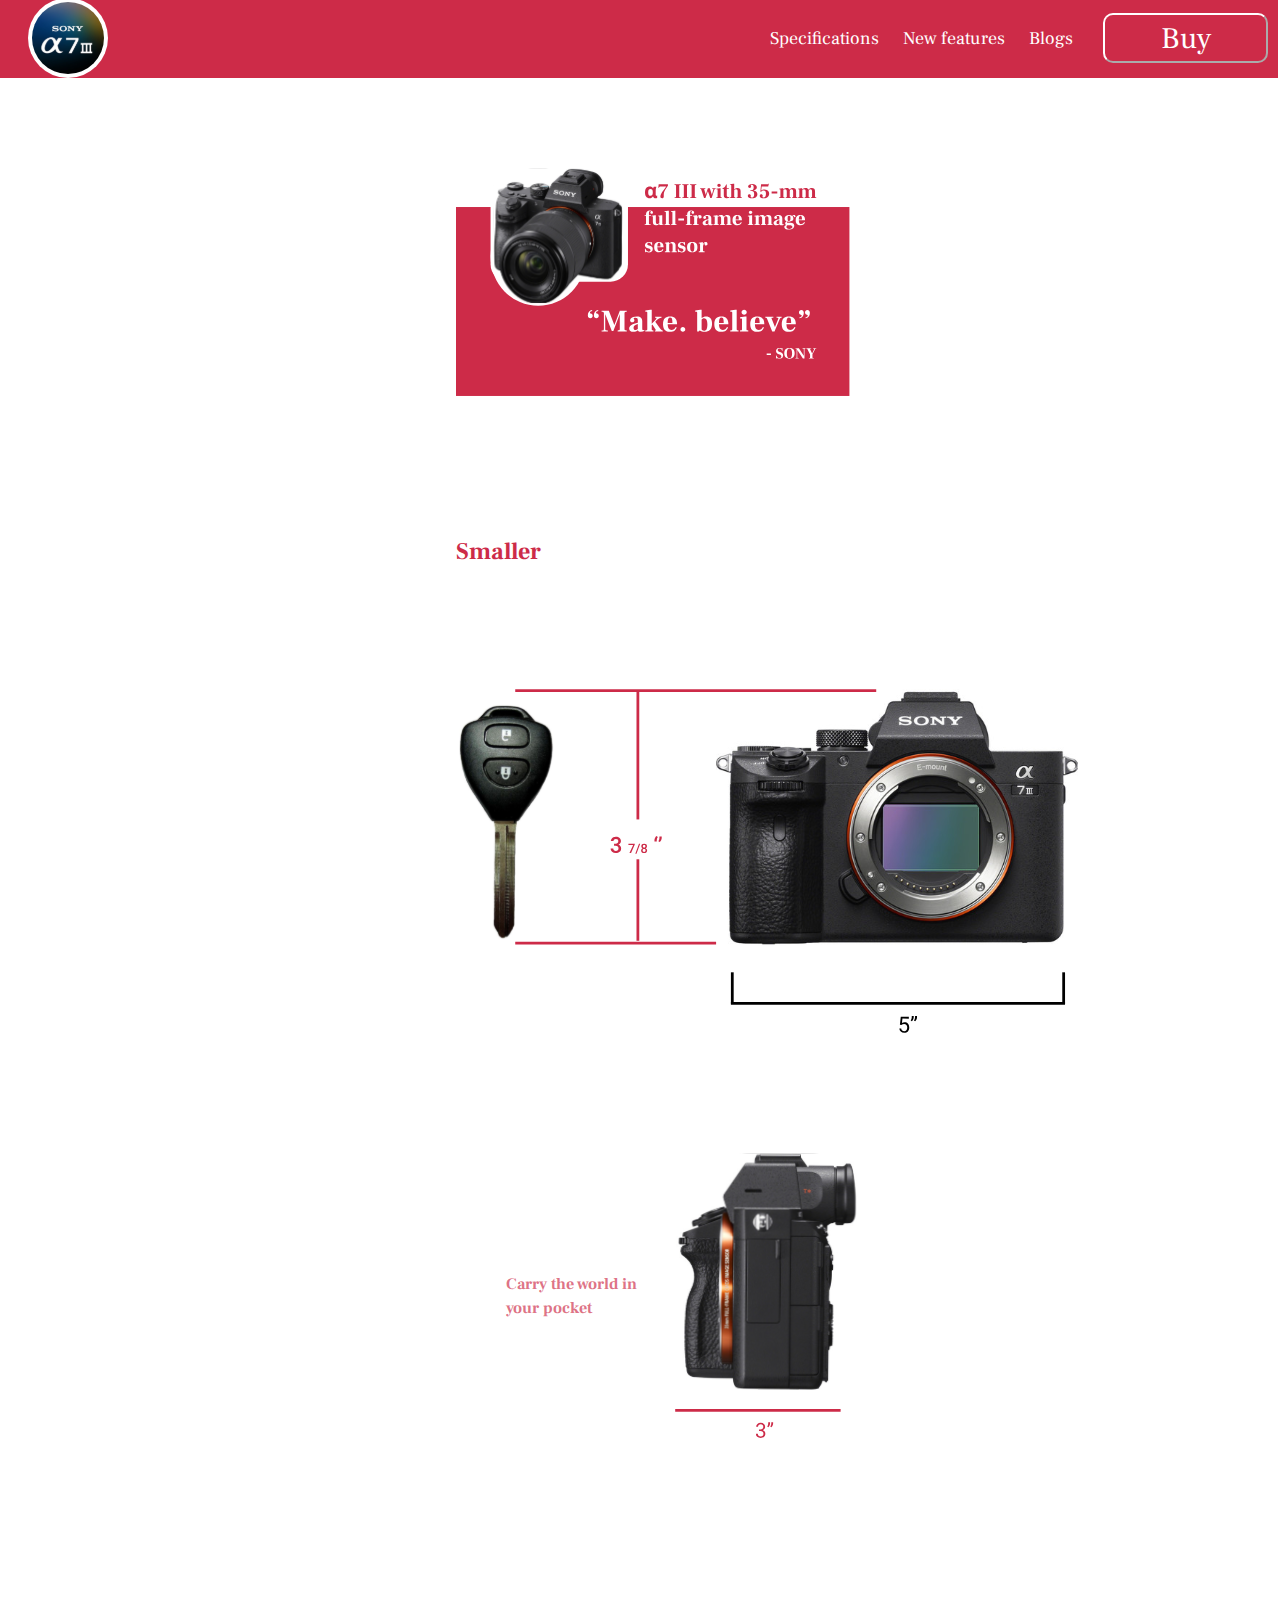
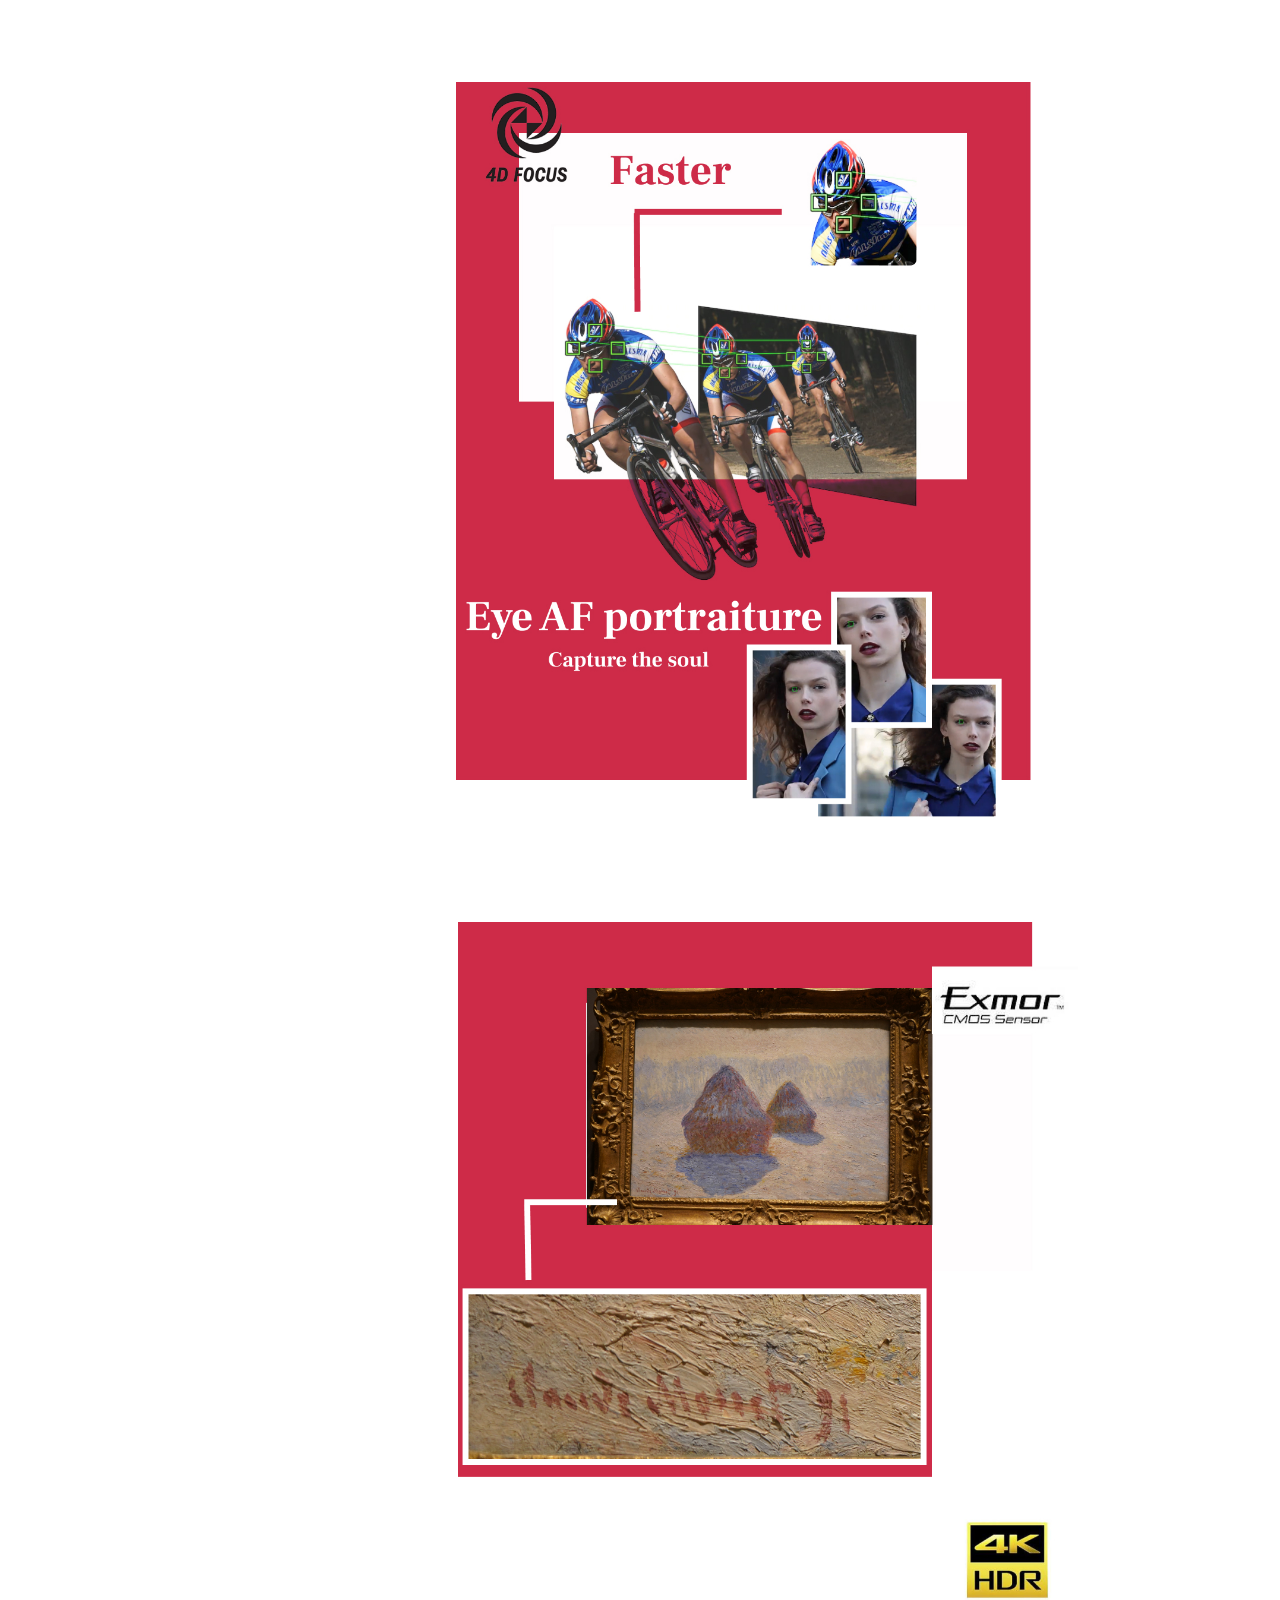
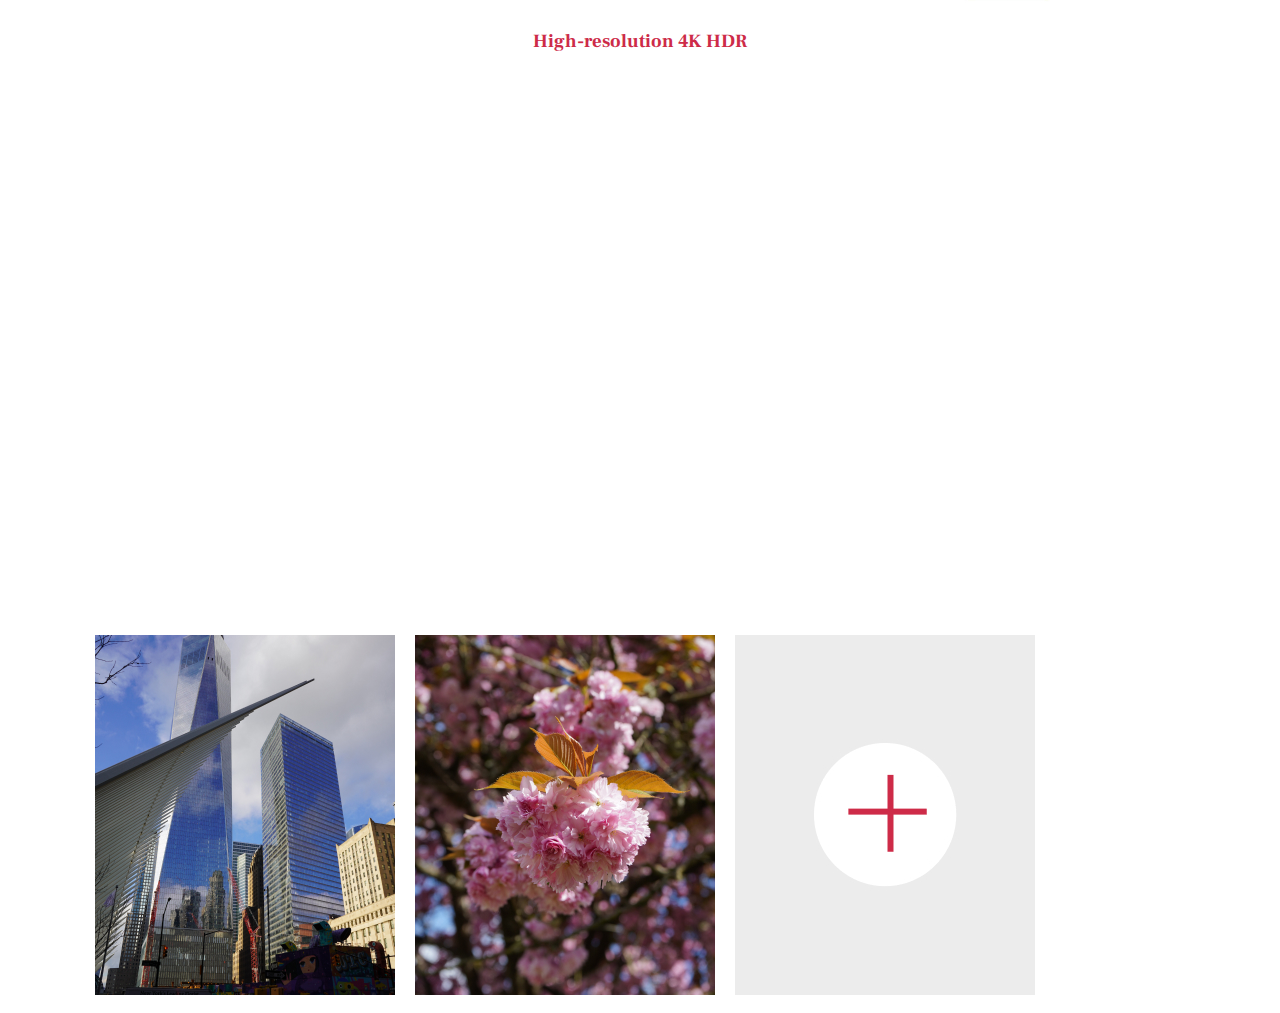
<file: index.html>
<!DOCTYPE html>
<html lang="en" dir="ltr">
  <head>
    <meta charset="utf-8">
    <title>Sony mirrorless camera marketing page</title>
    <meta name="viewport" content="width=device-width, user-scalable=no, initial-scale=1, height=device-height"/>
    <link href="https://fonts.googleapis.com/css2?family=Frank+Ruhl+Libre:wght@500&display=swap" rel="stylesheet">
    <link rel="stylesheet" href="style.css">

  </head>

  <body>
    <header>
      <img class="logo" src= "logo.svg" alt="logo">
      <nav class="topnav" id='topnav'>
        <ul >
          <li><a href="#smaller">Specifications</a></li>
          <li><a href="#faster">New features</a></li>
          <li><a href="#blogs">Blogs</a></li>

      </nav>
        <a class="buy" href="#"><button>Buy</button></a>

    </header>
      <div class= "grid">
      <img
        src= "camera_mobile.jpg"
        class="camera_mobile"
        alt="camera">
      </div>
      <div class="box">

      <div class="grid">

        <img
          src= "camera_desktop.svg"
          class="camera"
          alt="camera">

    </div>


    <div class= "grid2">

      <h2 id= "smaller">Smaller</h2>

      <img
        src= "key.svg"
        class="key"
        alt="compare camera with a key">

      <img
        src= "side view.svg"
        class="side_view"
        alt="camera side view">

        <h4>Carry the world in your pocket</h4>
    </div>


      <div class= "grid">
        <h1 id= "faster">Faster</h1>
        <img
          src= "faster.jpg"
          class="faster"
          alt="feature faster">
      </div>

          <!-- video display -->
          <center>
            <h3>High-resolution 4K HDR</h3>
            <iframe width="1011" height="480" src="https://www.youtube.com/embed/aCr2lfMoMPY"
            frameborder="0" allow="accelerometer; autoplay; encrypted-media; gyroscope; picture-in-picture">
            <!-- allowfullscreen> -->
            Your browser does not support the video tag.
            </iframe>
          </center>

    <!-- photo collage -->
    <div class="container">

      <h1 id= "blogs">blogs</h1>

      <div class="box">
          <div class="imagebox">
            <img src="building.JPG" alt="building">
          </div>
          <!-- <div class="details">
              <div class="content">
                <h4>#WorldTradeCenter##Life##Nyc#</h4>
              </div>
          </div> -->
      </div>




          <div class="box">
              <div class="imagebox">
                <img src="flower.jpg" alt="flower">
              </div>
          </div>




                  <!-- upload button design -->
                  <input type="file" id="file" accept="image/*">
                    <label for="file">
                      <img src="upload.jpg" class=upload alt="upload image">
                    </label>


      </div>

  </body>

<html>
</file>
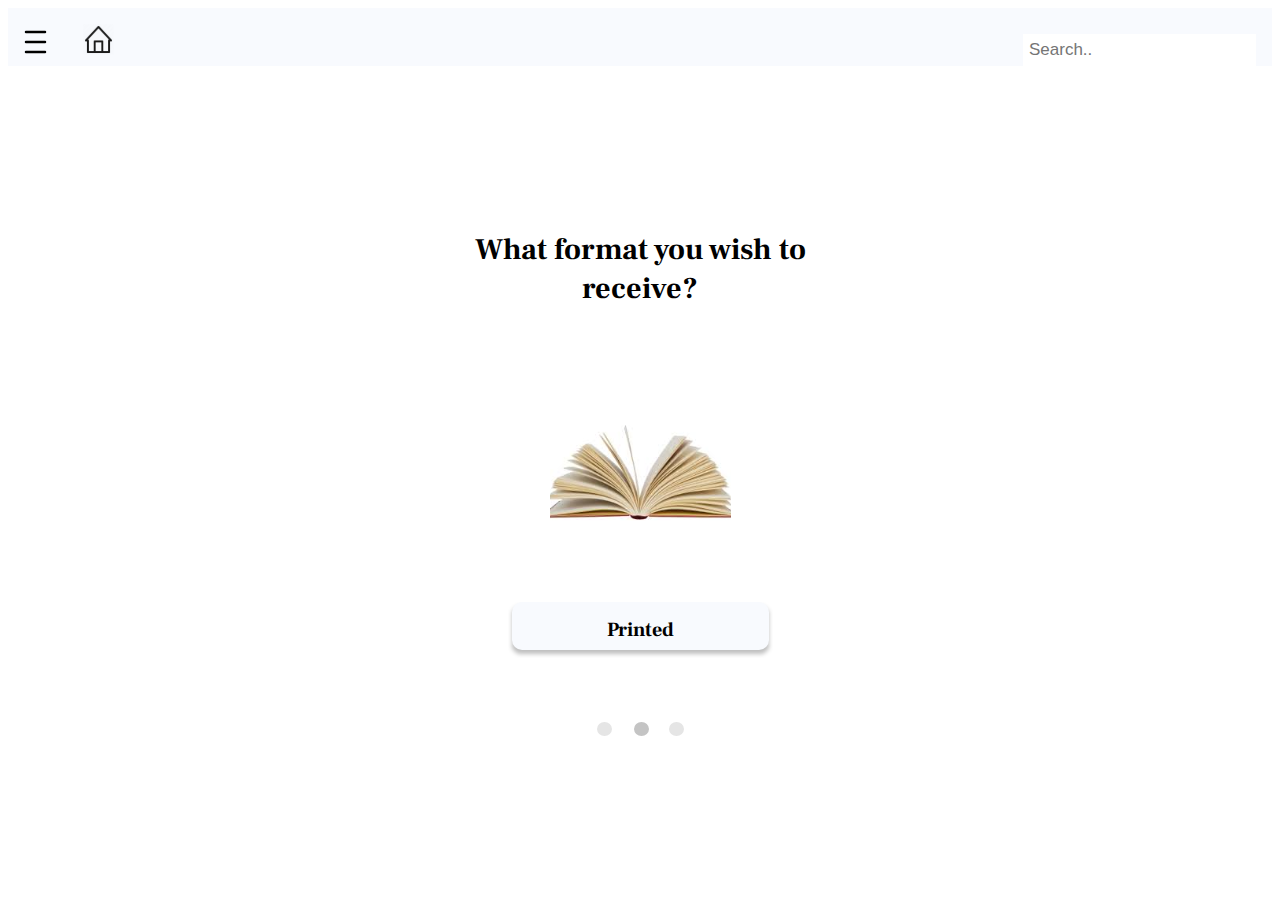
<file: assignment2.html>
<!DOCTYPE html>
<html lang="en" dir="ltr">
  <head>
    <meta charset="utf-8">
    <title>Subscribe</title>
    <meta name="viewport" content="width=device-width, height=device-height, initial-scale=1.00">     <!-- responsive device screen -->
    <link href="assignment2.css" type="text/css" rel="stylesheet">
    <link href="https://fonts.googleapis.com/css2?family=Frank+Ruhl+Libre:wght@500&display=swap" rel="stylesheet">
  </head>

  <body>

    <div class="topnav">


      <img src="menu.svg" class="menu_banner" alt="menu">

      <input type="text" placeholder="Search.." >

      <img src= "home.svg" class="home_banner">


  </div>



    <div class="grid">

          <img src="menu.svg" class="menu" alt="menu">
          <h2 class="fonts subscribe">Subscribe</h2>
          <img src= "search.svg" class="search" alt="search">

          <h3 class ="fonts question">What format you wish to receive?</h3>

          <img src= "book.svg" class="book" alt="book">
          <img src= "bar.svg" class="bar" alt="bar">
          <h2 class="fonts printed">Printed</h2>


          <img src= "home.svg" class="home">
          <img src= "progress dots.svg" class="progress">
          <img src= "next.svg" class="next">


</div>


  </body>































</html>
</file>
<file: style.css>
html {
  box-sizing: border-box;
  margin:0;
  padding:0;
  scroll-behavior: smooth;
}

:root{
  --red:  #CD2B48;
  --white: #FFFFFF;
}


header{
  z-index: 4;
  display:flex;
  background-color: var(--red);
  justify-content: flex-end;
  position: fixed;
  align-items: center;
  width:100%;
  margin: -10px;

}


li,a,button{
  font-size: 18px;
  font-family: 'Frank Ruhl Libre', sans-serif;
  color: white;
  font-weight: normal;
  text-decoration: none;
  /* text-decoration: underline; */
  transition: color 0.2s ease-in-out;
}

button{
  width:165px;
  height:50px;
  font-weight:normal;
  font-size: 30px;
  text-decoration: none;
  color: var(--white);
  border-radius: 10px;
  margin-right: 10px;
  margin-left: 20px;
  background-color: var(--red);
  border-color: var(--white);
  cursor:pointer;
  transition: all 0.3s ease 0s;
}

button:hover{
  background-color: var(--white);
  color: var(--red);
}

.logo{
  margin-right: auto;
  margin-left: 30px;
}
.topbav {
  display:flex;
  position: fixed;
  list-style: none;
  position: fixed;
  top:0;
  width:100%;
}

/* top navigation bar list items*/
.topnav li{
  display: inline-block;
  text-align: center;
  align-items:center;
  margin:10px;
}

/* Change the color of links on hover */
.topnav a:hover {
  background-color: var(--white);
  color: var(--red);
  border-radius: 5px;
}

.topnav a.active {
  background-color: #2196F3;
  color: black;
  border-radius: 10px;
}

/* desktop */
@media screen and (min-width:900px) {
  .grid{
    display: grid;
    grid-template-columns: repeat(6, 1fr);
    grid-gap: 20px;
    padding: 20px 20px;
    width: 100%;
  }

  .grid2{
    display: grid;
    grid-template-columns: repeat(6, 1fr);
    grid-template-rows: repeat(2, 1fr);
    grid-gap: 20px;
    padding: 20px 20px;
    width: 100%;
  }

  .camera{
    margin-top: 100px;
    z-index: 0;
    padding-bottom: 150px;
    grid-column-start: 3;
    grid-column-end: 5;
    align-self: center;
    justify-content: center;
    max-width: 100%;
  }

  .key{
    margin-top: 100px;
    z-index: -1;
    grid-column-start: 3;
    grid-column-end: 6;
    grid-row-start: 1;
    grid-row-end: 1;
    align-self: center;
    justify-content: center;
    max-width: 100%;
  }

  .side_view{
    z-index: 1;
    grid-column-start: 4;
    grid-column-end: 5;
    grid-row-start: 2;
    grid-row-end: 2;
    align-self: center;
    justify-content: center;
    position: relative;
    max-width: 100%;
  }

  .faster{
    z-index: 0;
    /* padding-top: 150px; */
    grid-column-start: 3;
    grid-column-end: 6;
    align-self: center;
    position: relative;

    max-width: 100%;
  }

  h1{
    font-family: 'Frank Ruhl Libre', sans-serif;
    color:white;
    grid-column-start: 4;
    grid-column-end: 7;
    z-index:-5000;
    display: inline-block;
    text-align: left;
  }

  /* smaller */
  h2{
    /* text-indent: 6em; */
    font-family: 'Frank Ruhl Libre', sans-serif;
    color: rgb(205,43,72);
    display: inline-block;
    grid-column-start: 3;
    grid-column-end: 4;
    grid-row-start: 1;
    grid-row-end: 1;
    margin-top:-50px;
  }

/* carry the world */
  .grid2 h4{
    line-height: 1.5;
    font-family: 'Frank Ruhl Libre', sans-serif;
    color: rgb(205,43,72,67%);
    display: inline block;
    align-self: stretch;
    grid-column-start: 3;
    grid-column-end: 3;
    grid-row-start: 2;
    grid-row-end: 3;
    margin-left: 50px;
    margin-top: 200px;
  }

  h3{
    margin-top: -1em;
    font-family: 'Frank Ruhl Libre', sans-serif;
    color: rgb(205,43,72);
  }

.container{
  width:1280px;
  min height: 500px;
  background: #fff;
  margin:70px auto 0;
  display: flex;
  flex-direction: row;
  flex-wrap: wrap;
}

.container .box{
  position:relative;
  width:300px;
  height: 360px;
  background: rgb(205,43,72,60%);
  margin:10px;
  box-sizing: border-box;
  display: inline-block;
}

.container .box .imagebox{
  position: relative;
  /* overflow: hidden; */
}

.container .box .imagebox img{
  max-width: 100%;
  transition: transform:2s;
}

.imagebox img: hover{
  transform: scale(1.5);
}


input[type="file"]{
  display: none;
}

/* upload button */
label{
  color = var(--red);
  width:300px;
  height: 360px;
  cursor:pointer;
}

.upload{
  z-index: 20;
  align-self: end;
  justify-content: center;
  margin-top:10px;
  margin-left: 10px;
  position: relative;
}
h5{
  font-family: 'Frank Ruhl Libre', sans-serif;
  color: rgb(205,43,72);
  text-align: left;
  align-self: flex-end;
  position: relative;
}

.camera_mobile{
  display: none;
}


}
/* mobile screen */
@media screen and (min-width:0) and (max-width:900px) {
  .grid{
    display: grid;
    grid-template-columns: repeat(6, 1fr);
    grid-gap: 20px;
    padding: 20px 20px;
    width: 100%;
  }
  .grid2{
    display: grid;

    grid-template-columns: repeat(6, 1fr);
    grid-template-rows: repeat(2, 1fr);

    grid-gap: 20px;
    padding: 20px 20px;
    width: 100%;
  }

  .camera_mobile{
    margin-top: 100px;
    z-index: 0;
    /* padding-top: 150px; */
    grid-column-start: 3;
    grid-column-end: 6;
    align-self: center;
    justify-content: center;
    max-width: 100%;
  }

  .camera{
    display: none;
  }
  .side_view{
    display: none;
  }
  .key{
    display: none;
  }
  .faster{
    display: none;
  }
  h1{
    display: none;
  }
  h2{
    text-indent: 6em;
    font-family: 'Frank Ruhl Libre', sans-serif;
    color: rgb(205,43,72);
    display: inline-block;
    display:none;
  }
  h4{
    display: none;
  }

/* carry the world */

  h3{
    margin-top: -1em;
    font-family: 'Frank Ruhl Libre', sans-serif;
    color: rgb(205,43,72);
    display: none;
  }

.container{
  width:1280px;
  min height: 500px;
  background: #fff;
  margin:70px auto 0;
  display: flex;
  flex-direction: row;
  flex-wrap: wrap;
}

.container .box{
  position:relative;
  width:300px;
  height: 360px;
  background: rgb(205,43,72,60%);
  margin:10px;
  box-sizing: border-box;
  display: inline-block;
}

.container .box .imageBox{
  position: relative;
  overflow: hidden;
}

.container .box .imageBox img{
  max-width: 100%;
  transition: transform:2s;
}

.container .box: hover .imageBox img{
  transform: scale(1.5);
}

/* for text inside container */
.container .box .details{
  position:absolute;
  top:10px;
  left: 10px;
  bottom: 10px;
  background: rgb(0,0,0,60%);
  transform: scaleY(0);
  transition: transform .5s;
}

.container .box .details .content{
  position: absolute;
  top:50%;
  transform: translateY(-50%);
  text-align: center;
  padding:15px;
  color: black;
}
.container .box .details .content h4{
  font-family: 'Frank Ruhl Libre', sans-serif;
  color: rgb(205,43,72);
}
.container .box: hover .details{
  transform: scaleY(1);
}

input[type="file"]{
  display: none;
}
label{
  color = var(--red);
  width:300px;
  height: 360px;
  cursor:pointer;
}

.upload{
  z-index: 20;
  align-self: end;
  justify-content: center;
  margin-top:10px;
  margin-left: 10px;
  position: relative;
}
h5{
  font-family: 'Frank Ruhl Libre', sans-serif;
  color: rgb(205,43,72);
  text-align: left;
  align-self: flex-end;
  position: relative;
}


}
</file>
<file: assignment2.css>
.fonts{
  font-family: 'Frank Ruhl Libre', sans-serif;
}

h3{
  font-size: 30px;
  margin: 0 auto;
  text-align: center;
  display: inline;
}

h2{
  font-size: 20px;
  margin: 0 auto;
  text-align: center;
  display: inline;
}



.question{
  grid-column-start: 2;
  grid-column-end: 2;
  grid-row-start: 2;
  grid-row-end: 2;
  justify-items: center;
}

.book{
  grid-column-start: 2;
  grid-column-end: 2;
  grid-row-start: 3;
  grid-row-end: 3;
  justify-items: center;
  justify-self: center;
}

.bar{
  grid-column-start: 2;
  grid-column-end: 2;
  grid-row-start: 4;
  grid-row-end: 4;
  z-index: -1;
  position: relative;
  justify-self: center;
  justify-items: center;
  align-self: center;
}

.printed{
  grid-column-start: 2;
  grid-column-end: 2;
  grid-row-start: 4;
  grid-row-end: 4;
  z-index: 1;
  position: relative;
  justify-self: center;
  align-self: center;
}

.book{
  grid-column-start: 2;
  grid-column-end: 2;
  grid-row-start: 3;
  grid-row-end: 3;

  justify-items: center;
}

.progress{
  grid-column-start: 2;
  grid-column-end: 2;
  grid-row-start: 5;
  grid-row-end: 5;
  align-self: start;
  justify-self: center;
}

/* mobile screen */
@media screen and (min-width:0) and (max-width:900px) {
  .grid{
    display: grid;

    grid-template-columns: repeat(3, 1fr);
    grid-template-rows: repeat(5, 1fr);

    grid-gap: 20px;
    padding: 20px 20px;
    width: 100%;
    max-width: 1400px;
  }
  .search{
    grid-column-start: 1;
    grid-column-end: 1;
    grid-row-start: 1;
    grid-row-end: 1;
    justify-items: start;
  }
  .subscribe{
    grid-column-start: 2;
    grid-column-end: 2;
    grid-row-start: 1;
    grid-row-end: 1;
    justify-items: center;
  }
  .home{
    grid-column-start: 2;
    grid-column-end: 2;
    grid-row-start: 5;
    grid-row-end: 5;
    align-self: end;
    justify-self: center;
  }
  .next{
    grid-column-start: 3;
    grid-column-end: 3;
    grid-row-start: 5;
    grid-row-end: 5;
    justify-self: end;
    align-self: end;
  }
  .menu{
    grid-column-start: 3;
    grid-column-end: 3;
    grid-row-start: 1;
    grid-row-end: 1;
    justify-self: end;
  }
  .topnav{
    display: none;
  }
}

/* desktop screen */
@media screen and (min-width:900px) {
  .grid{
    display: grid;

    grid-template-columns: repeat(3, 1fr);
    grid-template-rows: repeat(5, 1fr);

    grid-gap: 20px;

    width: 100%;

  }

    .home_banner{

      margin-left: 1em;
      margin-top: 1em;
    }

    .next{
      display: none;
    }

    .menu_banner{
      align-self: center;
      margin-right: 1em;
      margin-top: 1em;
      margin-left: 1em;
      margin-bottom: 1px;
    }
    .home{
      display: none;
    }
    .search{
      display: none;
    }
    .subscribe{
      display: none;
    }
    .menu{
      display: none;
    }
}
  .topnav{
    /* display: flex; */
    justify-content: between;
    align-items: center;
  }

    /* Add a black background color to the top navigation bar */
    .topnav {
      overflow: hidden;
      background-color: #F8FAFE;
      width: 100%;
    }



    /* Change the color of links on hover */
    .topnav a:hover {
      background-color: #ddd;
      color: black;
    }


    /* Style the search box inside the navigation bar */
    .topnav input[type=text] {
      float: right;
      padding: 6px;
      border: none;
      margin-top: 1.5em;
      margin-right: 16px;
      font-size: 17px;
    }
</file>
